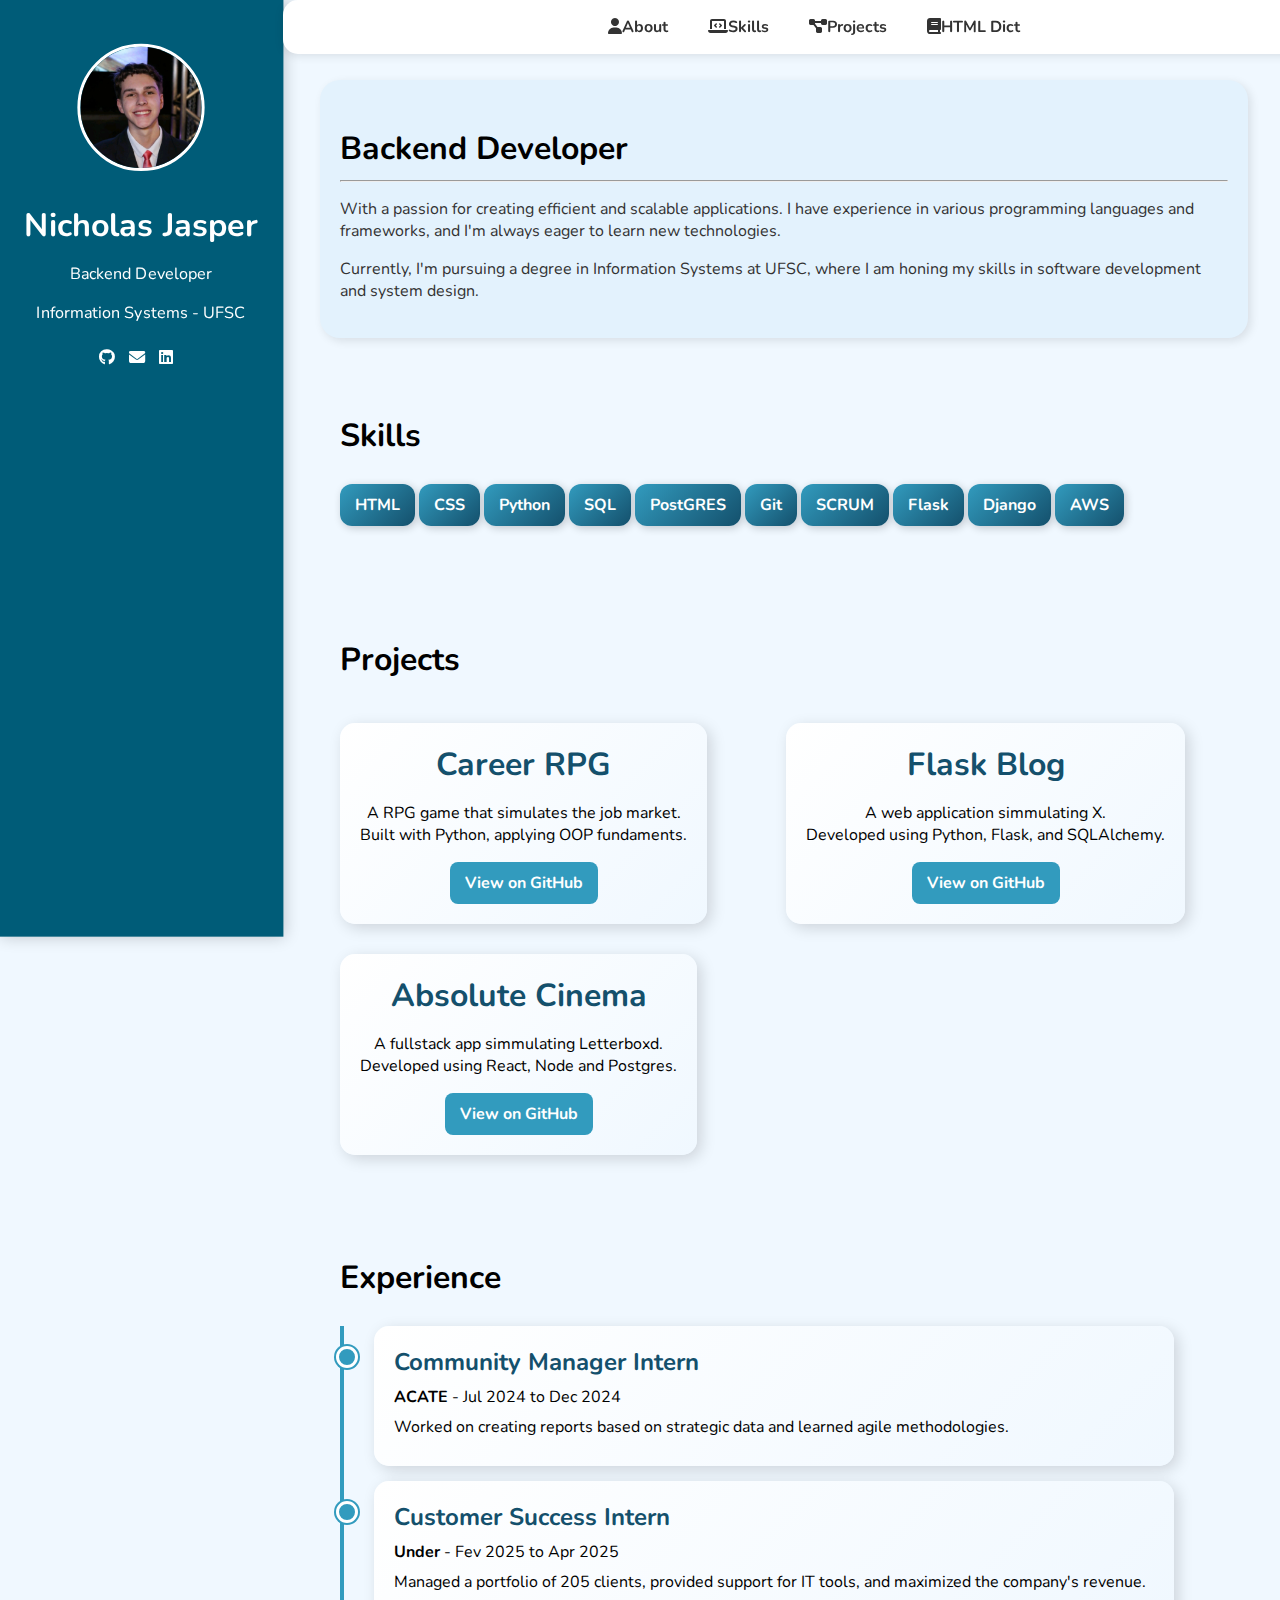
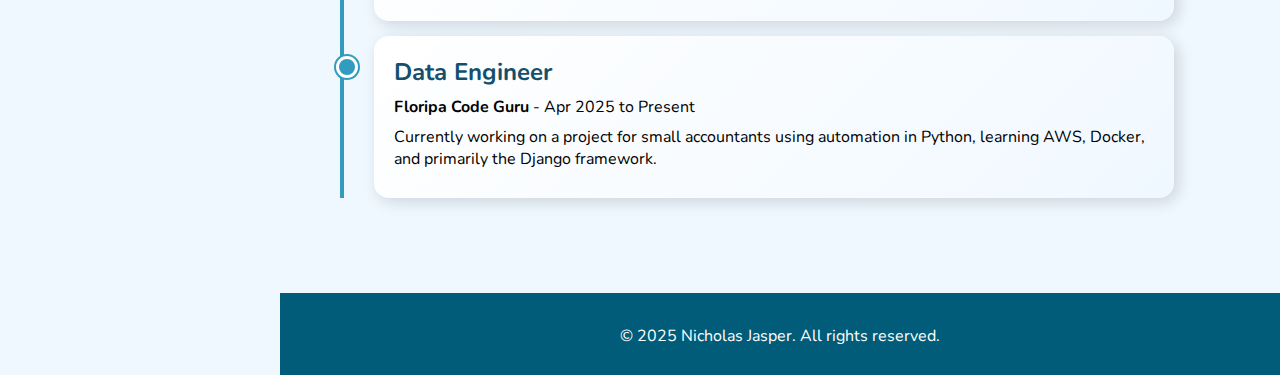
<file: index.html>
<!DOCTYPE html>
<html lang="en">
<head>
    <meta charset="UTF-8">
    <meta name="viewport" content="width=device-width, initial-scale=1.0">
    <link rel="stylesheet" href="css/styles.css">
    <link rel="stylesheet" href="https://cdnjs.cloudflare.com/ajax/libs/font-awesome/6.4.0/css/all.min.css">
    <link rel="preconnect" href="https://fonts.googleapis.com">
    <link rel="preconnect" href="https://fonts.gstatic.com" crossorigin>
    <link href="https://fonts.googleapis.com/css2?family=Nunito:ital,wght@0,200..1000;1,200..1000&family=PT+Serif:ital,wght@0,400;0,700;1,400;1,700&display=swap" rel="stylesheet">
    <title>Nicholas Jasper</title>
</head>
<body>
    <aside>
            <img src="assets/images/nick.jpg" alt="Nicholas Jasper" class="profile-img">
            <h1>Nicholas Jasper</h1>
            <p>Backend Developer</p>
            <p>Information Systems - UFSC</p>
            <div class="social-icons">
                <a href="https://github.com/Nickkcj" target="_blank">
                    <i class="fab fa-github"></i>
                </a>
                <a href="mailto:nickcj123@hotmail.com" target="_blank">
                    <i class="fas fa-envelope"></i>
                </a>
                </a>
                <a href="https://www.linkedin.com/in/nicholasjasperdev/" target="_blank">
                    <i class="fab fa-linkedin"></i>
                </a>
            </div>
    </aside>

    <main>
        <nav>
            <ul class="horizontal-menu">
                <li><a href="#about"><i class="fas fa-user"></i>About</a></li>
                <li><a href="#skills"><i class="fas fa-laptop-code"></i>Skills</a></li>
                <li><a href="#projects"><i class="fas fa-project-diagram"></i>Projects</a></li>
                <li><a href="html_dict.html"><i class="fas fa-book"></i>HTML Dict</a></li>
            </ul>
        </nav>
        <section id="about">
            <h2>Backend Developer</h2>
            <hr/>
            <p>With a passion for creating efficient and scalable applications. I have experience in various programming languages and frameworks, and I'm always eager to learn new technologies.</p>
            <p>Currently, I'm pursuing a degree in Information Systems at UFSC, where I am honing my skills in software development and system design.</p>
        </section>
        <section id="skills">
            <h2>Skills</h2>
            <ul class="skills-list">
                <li>HTML</li>
                <li>CSS</li>
                <li>Python</li>
                <li>SQL</li>
                <li>PostGRES</li>
                <li>Git</li>
                <li>SCRUM</li>
                <li>Flask</li>
                <li>Django</li>
                <li>AWS</li>
            </ul>
        </section>
        <section id="projects">
            <h2>Projects</h2>
            <div class="all-projects">
                <div class="project-card">
                    <h3>Career RPG</h3>
                    <p>A RPG game that simulates the job market.<br>Built with Python, applying OOP fundaments.</p>
                    <a href="https://github.com/nickkcj/career-rpg" target="_blank">View on GitHub</a>
                </div>
                <div class="project-card">
                    <h3>Flask Blog</h3>
                    <p>A web application simmulating X.<br>Developed using Python, Flask, and SQLAlchemy.</p>
                    <a href="https://github.com/nickkcj/flask-web-app" target="_blank">View on GitHub</a>
                </div>
                <div class="project-card">
                    <h3>Absolute Cinema</h3>
                    <p>A fullstack app simmulating Letterboxd.<br>Developed using React, Node and Postgres.</p>
                    <a href="https://github.com/nickkcj/web-project" target="_blank">View on GitHub</a>
                </div>
            </div>
        </section>
        <section id="experience">
            <h2>Experience</h2>
            <div class="timeline">
                <div class="timeline-item">
                    <h3>Community Manager Intern</h3>
                    <p><strong>ACATE</strong> - Jul 2024 to Dec 2024</p>
                    <p>Worked on creating reports based on strategic data and learned agile methodologies.</p>
                </div>
                <div class="timeline-item">
                    <h3>Customer Success Intern</h3>
                    <p><strong>Under</strong> - Fev 2025 to Apr 2025</p>
                    <p>Managed a portfolio of 205 clients, provided support for IT tools, and maximized the company's revenue.</p>
                </div>
                <div class="timeline-item">
                    <h3>Data Engineer</h3>
                    <p><strong>Floripa Code Guru</strong> - Apr 2025 to Present</p>
                    <p>Currently working on a project for small accountants using automation in Python, learning AWS, Docker, and primarily the Django framework.</p>
                </div>
            </div>
        </section>
        <footer>
            <p>© 2025 Nicholas Jasper. All rights reserved.</p>
        </footer>
    </main>
    
</body>
</html>
</file>
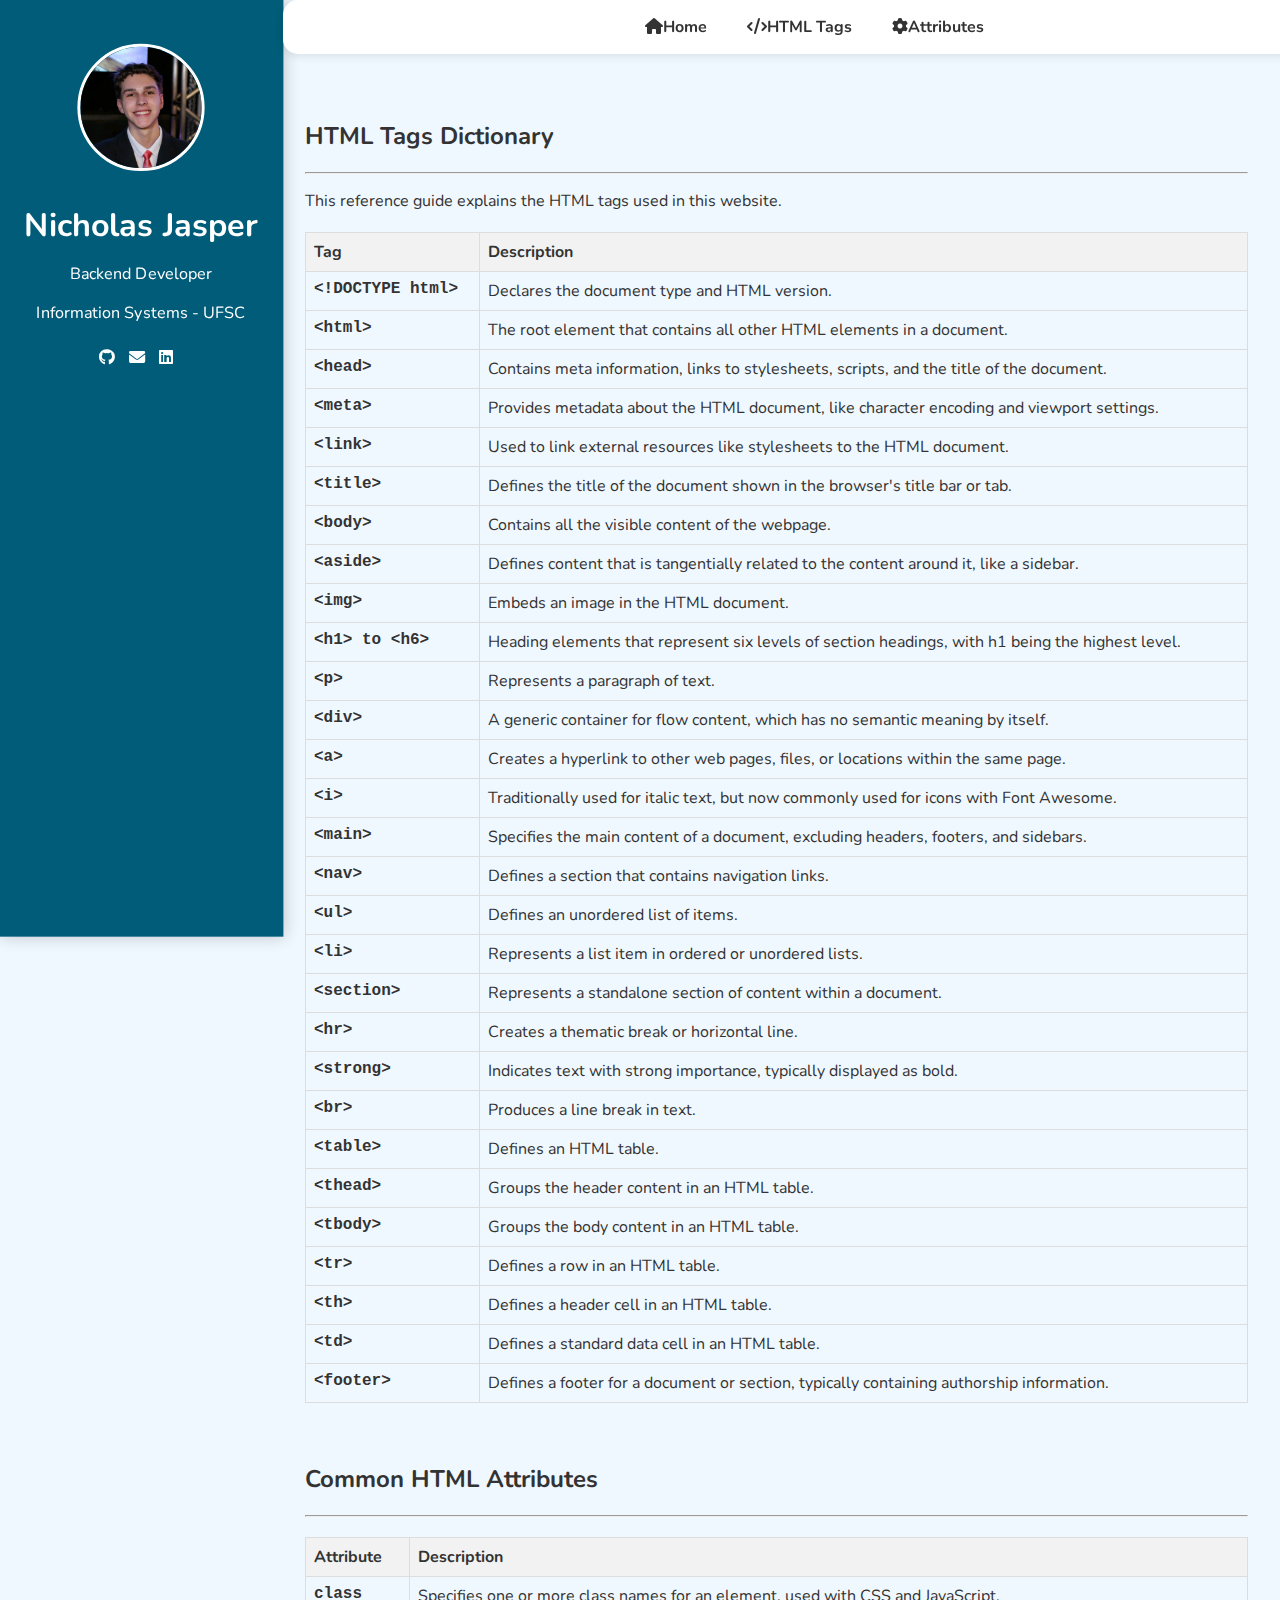
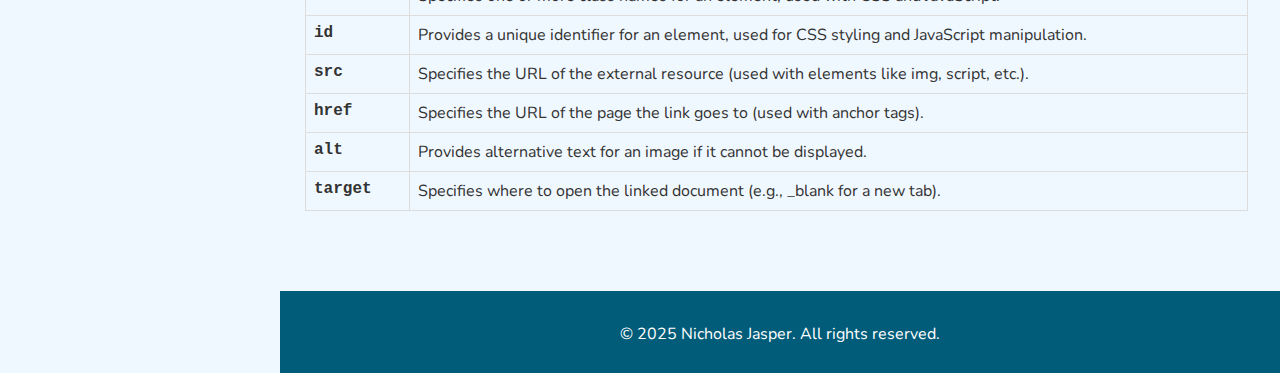
<file: html_dict.html>
<!DOCTYPE html>
<html lang="en">
<head>
    <meta charset="UTF-8">
    <meta name="viewport" content="width=device-width, initial-scale=1.0">
    <link rel="stylesheet" href="css/styles.css">
    <link rel="stylesheet" href="https://cdnjs.cloudflare.com/ajax/libs/font-awesome/6.4.0/css/all.min.css">
    <link rel="preconnect" href="https://fonts.googleapis.com">
    <link rel="preconnect" href="https://fonts.gstatic.com" crossorigin>
    <link href="https://fonts.googleapis.com/css2?family=Nunito:ital,wght@0,200..1000;1,200..1000&family=PT+Serif:ital,wght@0,400;0,700;1,400;1,700&display=swap" rel="stylesheet">
    <title>HTML Dictionary</title>
    </head>
    <body>
        <aside>
            <img src="assets/images/nick.jpg" alt="Nicholas Jasper" class="profile-img">
            <h1>Nicholas Jasper</h1>
            <p>Backend Developer</p>
            <p>Information Systems - UFSC</p>
            <div class="social-icons">
                <a href="https://github.com/Nickkcj" target="_blank">
                    <i class="fab fa-github"></i>
                </a>
                <a href="mailto:nickcj123@hotmail.com" target="_blank">
                    <i class="fas fa-envelope"></i>
                </a>
                <a href="https://www.linkedin.com/in/nicholasjasperdev/" target="_blank">
                    <i class="fab fa-linkedin"></i>
                </a>
            </div>
        </aside>

        <main>
            <nav>
                <ul class="horizontal-menu">
                    <li><a href="index.html"><i class="fas fa-home"></i>Home</a></li>
                    <li><a href="#html-tags"><i class="fas fa-code"></i>HTML Tags</a></li>
                    <li><a href="#attributes"><i class="fas fa-cog"></i>Attributes</a></li>
                </ul>
            </nav>

            <section id="html-tags">
                <h2>HTML Tags Dictionary</h2>
                <hr/>
                <p>This reference guide explains the HTML tags used in this website.</p>

                <table>
                    <thead>
                        <tr>
                            <th>Tag</th>
                            <th>Description</th>
                        </tr>
                    </thead>
                    <tbody>
                        <tr>
                            <td>&lt;!DOCTYPE html&gt;</td>
                            <td>Declares the document type and HTML version.</td>
                        </tr>
                        <tr>
                            <td>&lt;html&gt;</td>
                            <td>The root element that contains all other HTML elements in a document.</td>
                        </tr>
                        <tr>
                            <td>&lt;head&gt;</td>
                            <td>Contains meta information, links to stylesheets, scripts, and the title of the document.</td>
                        </tr>
                        <tr>
                            <td>&lt;meta&gt;</td>
                            <td>Provides metadata about the HTML document, like character encoding and viewport settings.</td>
                        </tr>
                        <tr>
                            <td>&lt;link&gt;</td>
                            <td>Used to link external resources like stylesheets to the HTML document.</td>
                        </tr>
                        <tr>
                            <td>&lt;title&gt;</td>
                            <td>Defines the title of the document shown in the browser's title bar or tab.</td>
                        </tr>
                        <tr>
                            <td>&lt;body&gt;</td>
                            <td>Contains all the visible content of the webpage.</td>
                        </tr>
                        <tr>
                            <td>&lt;aside&gt;</td>
                            <td>Defines content that is tangentially related to the content around it, like a sidebar.</td>
                        </tr>
                        <tr>
                            <td>&lt;img&gt;</td>
                            <td>Embeds an image in the HTML document.</td>
                        </tr>
                        <tr>
                            <td>&lt;h1&gt; to &lt;h6&gt;</td>
                            <td>Heading elements that represent six levels of section headings, with h1 being the highest level.</td>
                        </tr>
                        <tr>
                            <td>&lt;p&gt;</td>
                            <td>Represents a paragraph of text.</td>
                        </tr>
                        <tr>
                            <td>&lt;div&gt;</td>
                            <td>A generic container for flow content, which has no semantic meaning by itself.</td>
                        </tr>
                        <tr>
                            <td>&lt;a&gt;</td>
                            <td>Creates a hyperlink to other web pages, files, or locations within the same page.</td>
                        </tr>
                        <tr>
                            <td>&lt;i&gt;</td>
                            <td>Traditionally used for italic text, but now commonly used for icons with Font Awesome.</td>
                        </tr>
                        <tr>
                            <td>&lt;main&gt;</td>
                            <td>Specifies the main content of a document, excluding headers, footers, and sidebars.</td>
                        </tr>
                        <tr>
                            <td>&lt;nav&gt;</td>
                            <td>Defines a section that contains navigation links.</td>
                        </tr>
                        <tr>
                            <td>&lt;ul&gt;</td>
                            <td>Defines an unordered list of items.</td>
                        </tr>
                        <tr>
                            <td>&lt;li&gt;</td>
                            <td>Represents a list item in ordered or unordered lists.</td>
                        </tr>
                        <tr>
                            <td>&lt;section&gt;</td>
                            <td>Represents a standalone section of content within a document.</td>
                        </tr>
                        <tr>
                            <td>&lt;hr&gt;</td>
                            <td>Creates a thematic break or horizontal line.</td>
                        </tr>
                        <tr>
                            <td>&lt;strong&gt;</td>
                            <td>Indicates text with strong importance, typically displayed as bold.</td>
                        </tr>
                        <tr>
                            <td>&lt;br&gt;</td>
                            <td>Produces a line break in text.</td>
                        </tr>
                        <tr>
                            <td>&lt;table&gt;</td>
                            <td>Defines an HTML table.</td>
                        </tr>
                        <tr>
                            <td>&lt;thead&gt;</td>
                            <td>Groups the header content in an HTML table.</td>
                        </tr>
                        <tr>
                            <td>&lt;tbody&gt;</td>
                            <td>Groups the body content in an HTML table.</td>
                        </tr>
                        <tr>
                            <td>&lt;tr&gt;</td>
                            <td>Defines a row in an HTML table.</td>
                        </tr>
                        <tr>
                            <td>&lt;th&gt;</td>
                            <td>Defines a header cell in an HTML table.</td>
                        </tr>
                        <tr>
                            <td>&lt;td&gt;</td>
                            <td>Defines a standard data cell in an HTML table.</td>
                        </tr>
                        <tr>
                            <td>&lt;footer&gt;</td>
                            <td>Defines a footer for a document or section, typically containing authorship information.</td>
                        </tr>
                    </tbody>
                </table>
            </section>

            <section id="attributes">
                <h2>Common HTML Attributes</h2>
                <hr/>
                <table>
                    <thead>
                        <tr>
                            <th>Attribute</th>
                            <th>Description</th>
                        </tr>
                    </thead>
                    <tbody>
                        <tr>
                            <td>class</td>
                            <td>Specifies one or more class names for an element, used with CSS and JavaScript.</td>
                        </tr>
                        <tr>
                            <td>id</td>
                            <td>Provides a unique identifier for an element, used for CSS styling and JavaScript manipulation.</td>
                        </tr>
                        <tr>
                            <td>src</td>
                            <td>Specifies the URL of the external resource (used with elements like img, script, etc.).</td>
                        </tr>
                        <tr>
                            <td>href</td>
                            <td>Specifies the URL of the page the link goes to (used with anchor tags).</td>
                        </tr>
                        <tr>
                            <td>alt</td>
                            <td>Provides alternative text for an image if it cannot be displayed.</td>
                        </tr>
                        <tr>
                            <td>target</td>
                            <td>Specifies where to open the linked document (e.g., _blank for a new tab).</td>
                        </tr>
                    </tbody>
                </table>
            </section>

            <footer>
                <p>© 2025 Nicholas Jasper. All rights reserved.</p>
            </footer>
        </main>
    </body>
</html>
</file>
<file: css/styles.css>
body {
    display: flex;
    flex-direction: row;
    min-height: 100vh;
    margin: 0;
    font-family: "Nunito", sans-serif;
    background-color: #f0f8ff;
    color: #333;
}

nav {
    display: flex;
    justify-content: center;
    align-items: center;
    background-color: white;
    padding: 1rem;
    border-radius: 15px;
    box-shadow: 0 2px 10px rgba(0, 0, 0, 0.1);
    width: calc(100% - 250px);
    position: fixed;
    top: 0;
    left: 283px;
    right: 10px;
    z-index: 1000;
}

aside {
    display: flex;
    flex-direction: column;
    align-items: center;
    background-color: rgb(0, 92, 120);
    padding: 1rem;
    width: 250px;
    min-height: 100vh;
    overflow-y: auto;
    box-shadow: 2px 0 15px rgba(0, 0, 0, 0.2);
    position: fixed;
    top: 0;
    left: 0;
    z-index: 1000;
    transition: transform 0.3s ease-in-out;
}

aside:hover {
    transform: scale(1.01);
}

aside img {
    width: 120px;
    height: 120px;
    border-radius: 50%;
    border: 3px solid white;
    margin-bottom: 1.5rem;
    margin-top: 2rem;
    transition: transform 0.3s ease-in-out;
}

aside img:hover {
    transform: rotate(10deg) scale(1.1);
}

aside h1, aside p {
    color: white;
    margin: 0.5rem 0;
    text-align: center;
}

.social-icons .fas {
    color: white;
}

.social-icons .fab {
    color: white;
}

header {
    display: flex;
    flex-direction: column;
    align-items: center;
    text-align: center;
    margin-bottom: 1rem;
}

section {
    margin-top: 30px;
    margin-bottom: 30px;
}

main {
    display: flex;
    flex-direction: column;
    flex: 1;
    background-color: #f0f8ff;
    margin-left: 260px;
    padding: 2rem;
    padding-top: 0;
    padding-bottom: 0;
    padding-left: 20px;
    margin-top: 0px;
    transition: background-color 0.3s ease-in-out;
}

.social-icons a {
    text-decoration: none;
    transition: transform 0.3s ease-in-out, color 0.3s ease-in-out;
    display: inline-block;
    margin-right: 10px;
    margin-top: 15px;
}

.social-icons a:hover {
    transform: scale(1.2);
    color: #329bbe;
}

.horizontal-menu {
    list-style: none;
    padding: 0;
    margin: 0;
    display: flex;
    align-self: center;
    gap: 20px;
}

.horizontal-menu a {
    text-decoration: none;
    color: #333;
    font-weight: bold;
    padding: 10px;
    border-radius: 5px;
    transition: background-color 0.3s ease, transform 0.3s ease;
}

.horizontal-menu a:hover {
    background-color: #f0f0f0;
    transform: scale(1.1);
}

#about {
    background: #e3f2fd;
    border-radius: 20px;
    padding: 20px;
    margin: 20px 0;
    box-shadow: 3px 3px 10px rgba(0, 0, 0, 0.1);
    transition: transform 0.3s ease, box-shadow 0.3s ease;
    width: calc(100% - 40px);
    text-align: left;
    margin-left: 40px;
    margin-right: 20px;
    box-sizing: border-box;
    margin-top: 80px;
}

#about h2 {
    font-size: 2rem;
    color: black;
    font-weight: bold;
    margin-bottom: 10px;
}

#about:hover {
    transform: translateY(-5px);
    box-shadow: 5px 5px 15px rgba(0, 0, 0, 0.2);
}

#skills h2 {
    margin-left: 60px;
    font-size: 2rem;
    color: black;
    font-weight: bold;
}

.skills-list {
    margin-left: 60px;
    padding-left: 0px;
}

.skills-list li {
    background: linear-gradient(135deg, #329bbe, #14506c);
    color: white;
    padding: 10px 15px;
    border-radius: 12px;
    font-weight: bold;
    margin-bottom: 10px;
    font-size: 16px;
    display: inline-block;
    transition: transform 0.3s ease-in-out, background 0.3s, box-shadow 0.3s ease-in-out;
    box-shadow: 2px 2px 8px rgba(0, 0, 0, 0.2);
}

.skills-list li:hover {
    background: linear-gradient(135deg, #14506c, #0b3a4a);
    transform: scale(1.15);
    box-shadow: 4px 4px 12px rgba(0, 0, 0, 0.3);
    cursor: pointer;
}

#projects h2 {
    margin-left: 60px;
    font-size: 2rem;
    color: black;
    font-weight: bold;
}

.project-card {
    background: linear-gradient(135deg, #ffffff, #f0f8ff);
    border-radius: 15px;
    padding: 20px;
    margin: 15px;
    margin-left: 60px;
    box-shadow: 4px 4px 15px rgba(0, 0, 0, 0.15);
    transition: transform 0.3s ease, box-shadow 0.3s ease;
    display: inline-block;
    color: rgb(0, 92, 120);
    text-align: center;
}

.project-card:hover {
    transform: translateY(-5px);
    box-shadow: 6px 6px 20px rgba(0, 0, 0, 0.2);
}

.project-card a {
    display: inline-block;
    padding: 10px 15px;
    background-color: #329bbe;
    color: white;
    border-radius: 8px;
    text-decoration: none;
    font-weight: bold;
    transition: background-color 0.3s ease, transform 0.3s ease;
}

.project-card a:hover {
    background-color: #14506c;
    transform: scale(1.1);
}

.project-card h3 {
    margin: 0;
    font-size: 2rem;
    color: #14506c;
}

.project-card p {
    color: black;
}

#experience h2 {
    margin-left: 60px;
    font-size: 2rem;
    color: black;
    font-weight: bold;
}

.timeline {
    position: relative;
    margin-left: 60px;
    padding-left: 30px;
    border-left: 4px solid #329bbe;
    max-width: 800px;
    margin-top: 20px;
}

.timeline-item {
    position: relative;
    background: linear-gradient(135deg, #ffffff, #f0f8ff);
    border-radius: 15px;
    padding: 20px;
    margin: 15px 0;
    box-shadow: 4px 4px 15px rgba(0, 0, 0, 0.15);
    color: rgb(0, 92, 120);
    transition: transform 0.3s ease, box-shadow 0.3s ease;
}

.timeline-item:hover {
    transform: translateY(-5px);
    box-shadow: 6px 6px 20px rgba(0, 0, 0, 0.2);
}

.timeline-item::before {
    content: '';
    position: absolute;
    left: -38px;
    top: 20px;
    width: 16px;
    height: 16px;
    background-color: #329bbe;
    border: 3px solid #fff;
    border-radius: 50%;
    box-shadow: 0 0 0 2px #329bbe;
}

.timeline-item h3 {
    margin: 0;
    font-size: 1.5rem;
    color: #14506c;
}

.timeline-item p {
    color: black;
    margin: 8px 0;
}

table {
  width: 100%;
  border-collapse: collapse;
  margin-top: 20px; 

}
th, td {
  border: 1px solid #ddd;
  padding: 8px;
  text-align: left;
  vertical-align: top;
}
th {
  background-color: #f2f2f2;
}

td:first-child {
  font-family: 'Courier New', Courier, monospace;
  font-weight: bold;
  white-space: nowrap;  }

footer {
    background-color: rgb(0, 92, 120);
    color: white;
    text-align: center;
    padding: 1rem;
    font-size: 1rem;
    width: 100%;
    margin-top: 50px;
    position: relative;
    height: 50px;
}

#html-tags {
  margin-left: 25px;
  margin-top: 100px;
}

#attributes {
  margin-left: 25px;
  margin-top: 10px;
}


@media (max-width: 1024px) {
    aside {
      position: relative;
      width: 100%;
      height: auto;
      flex-direction: row;
      justify-content: space-around;
      padding: 1rem;
    }
  
    aside img {
      margin-top: 0;
      margin-bottom: 0;
      width: 80px;
      height: 80px;
    }
  
    aside h1, aside p {
      font-size: 1rem;
    }
  
    nav {
      left: 0;
      right: 0;
      width: 100%;
      position: relative;
      margin-top: 10px;
    }
  
    main {
      margin-left: 0;
      padding: 1rem;
      padding-bottom: 0;
    }
  
    #about,
    #skills h2,
    .skills-list,
    #projects h2,
    .project-card,
    #experience h2,
    .timeline {
      margin-left: 0;
    }
  
    .horizontal-menu {
      flex-wrap: wrap;
      gap: 10px;
    }
  }
  

  @media (max-width: 768px) {
    body {
      flex-direction: column;
    }
  
    aside {
      position: relative;
      width: 100%;
      height: auto;
      flex-direction: column;
      justify-content: center;
      align-items: center;
      box-shadow: none;
      padding: 1rem 0;
      z-index: auto;
    }
  
    nav {
        position: fixed;
        top: 0;
        left: 0;
        right: 0;
        width: 100%;
        padding: 1rem;
        background-color: white;
        box-shadow: 0 2px 10px rgba(0, 0, 0, 0.1);
        z-index: 1000;
        border-radius: 0;
        margin-top: 0;
    }
    
  
    main {
      margin-left: 0;
      padding: 1rem;
      padding-bottom: 0;
    }
  
    #about,
    .project-card,
    .timeline,
    #skills h2,
    #projects h2,
    #experience h2 {
      margin-left: 0;
      margin-right: 0;
      width: 100%;
    }
  
    .skills-list {
      margin-left: 0;
    }
  
    .horizontal-menu {
      flex-direction: row;
      gap: 10px;
    }
  
    .project-card {
      display: block;
      width: 90%;
      margin: 1rem auto;
    }
  
    .timeline {
      padding-left: 1rem;
    }
  }
  
  
 
  @media (max-width: 480px) {
    #about h2,
    #skills h2,
    #projects h2,
    #experience h2 {
      font-size: 1.5rem;
      margin-left: 0;
    }
  
    .project-card h3 {
      font-size: 1.3rem;
    }
  
    .timeline-item h3 {
      font-size: 1.2rem;
    }
  
    .skills-list {
      margin-left: 0;
    }
  
    .skills-list li {
      margin-bottom: 10px;
    }
  }
</file>
